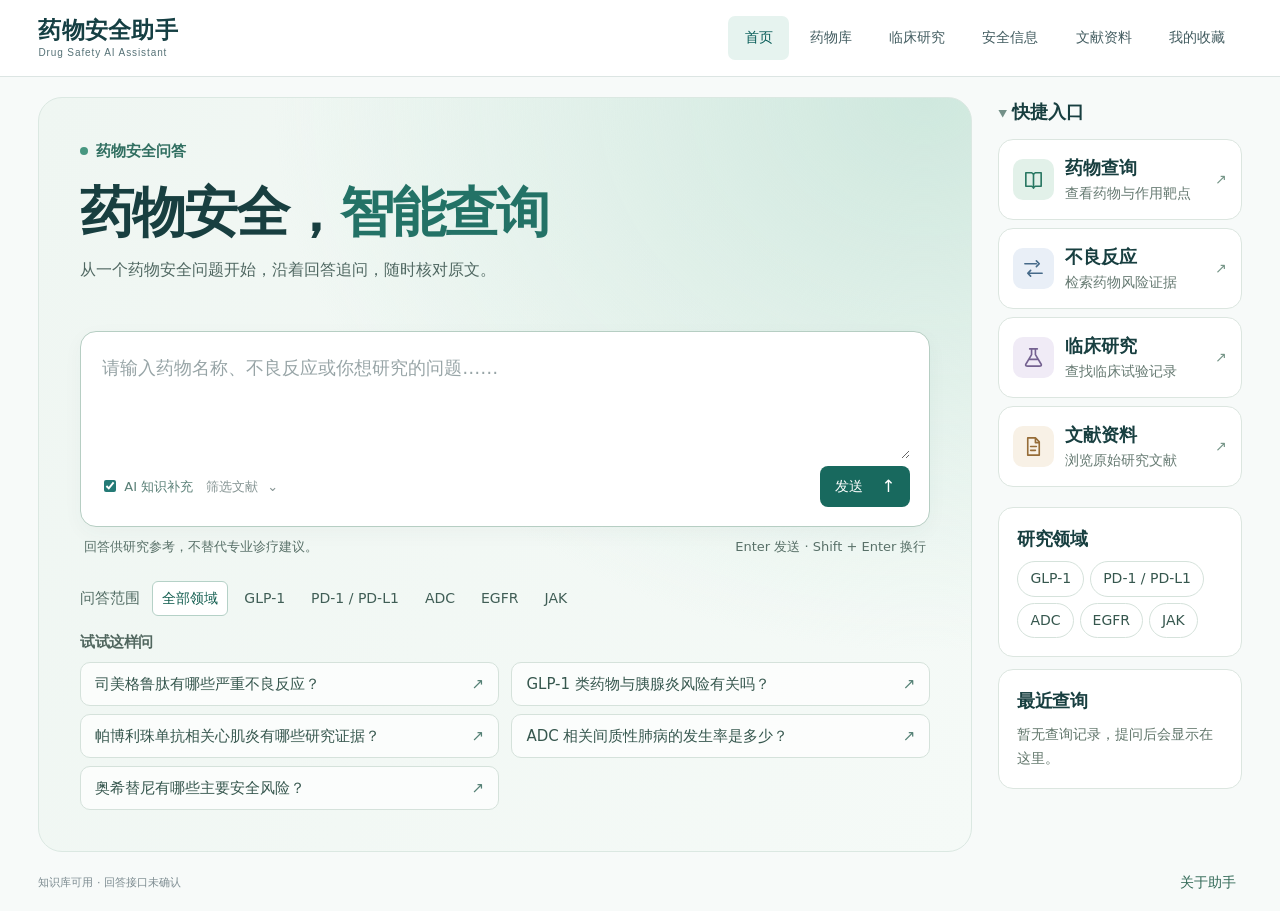
<file: index.html>
<!doctype html>
<html lang="zh-CN">
<head><meta charset="utf-8"><meta name="viewport" content="width=device-width, initial-scale=1"><meta name="theme-color" content="#123e43"><title>药物安全助手</title><link rel="icon" type="image/svg+xml" href="data:image/svg+xml,%3Csvg%20xmlns%3D%22http%3A%2F%2Fwww.w3.org%2F2000%2Fsvg%22%20viewBox%3D%220%200%2048%2048%22%20width%3D%2240%22%20height%3D%2240%22%20aria-hidden%3D%22true%22%3E%3Crect%20width%3D%2248%22%20height%3D%2248%22%20rx%3D%2211%22%20fill%3D%22%23e2f1e8%22%2F%3E%3Cg%20fill%3D%22none%22%20stroke%3D%22%2320584f%22%20stroke-width%3D%222.5%22%20stroke-linejoin%3D%22round%22%20stroke-linecap%3D%22round%22%3E%3Cg%20transform%3D%22rotate%2842%2024%2023%29%22%3E%3Crect%20x%3D%2217%22%20y%3D%228%22%20width%3D%2214%22%20height%3D%2229%22%20rx%3D%227%22%2F%3E%3Cpath%20d%3D%22M17%2023h14m-10-7v-2%22%2F%3E%3C%2Fg%3E%3Cpath%20d%3D%22M28%2038h9%22%2F%3E%3C%2Fg%3E%3C%2Fsvg%3E"><link rel="stylesheet" href="./static/style.css?v=home2"><link rel="stylesheet" href="./static/home-ia.css?v=aligned"><link rel="stylesheet" href="./static/navigation.css"></head>
<body class="home"><drug-navigation></drug-navigation>
<main id="main" class="home-main">
<section class="query-hero"><div class="thread-bar"><strong>药物安全问答</strong><button id="new-chat" type="button">＋ 新对话</button></div>
<header id="welcome"><div class="home-label"><span></span> 药物安全问答</div><h1>药物安全，<strong>智能查询</strong></h1><p>从一个药物安全问题开始，沿着回答追问，随时核对原文。</p></header>
<section id="conversation" aria-live="polite" aria-label="问答记录"></section>
  <div class="composer-dock">
    <form id="form">
      <label class="sr-only" for="question">输入药物安全性问题</label>
      <textarea id="question" maxlength="2000" rows="2" placeholder="请输入药物名称、不良反应或你想研究的问题……" required></textarea>
      <div class="composer-controls"><div class="composer-options"><label class="fallback-option"><input id="allow-model" type="checkbox" checked><span>AI 知识补充</span></label><button id="filter-toggle" type="button" class="filter-toggle" aria-expanded="false">筛选文献 <span>⌄</span></button><span id="scope" class="sr-only">全部领域</span></div><button id="submit" type="submit" aria-label="发送问题">发送 <span>↑</span></button></div>
      <div id="filters" hidden><label>发表年份 <input id="year-from" type="number" min="1900" max="2100" placeholder="起始年" aria-label="起始年份"> — <input id="year-to" type="number" min="1900" max="2100" placeholder="结束年" aria-label="结束年份"></label><span>仅筛选文献来源</span></div>
    </form>
    <div class="composer-note"><span id="message" role="status">回答供研究参考，不替代专业诊疗建议。</span><span class="keyboard-hint">Enter 发送 · Shift + Enter 换行</span></div>
  </div>
<div class="scope-row"><span>问答范围</span><div id="ask-areas" role="group" aria-label="问答检索范围"><button type="button" class="scope-chip" data-category="" aria-pressed="true">全部领域</button></div></div><div class="home-examples landing-only"><h2>试试这样问</h2><div class="examples"><button type="button" data-question="司美格鲁肽有哪些严重不良反应？">司美格鲁肽有哪些严重不良反应？</button><button type="button" data-question="GLP-1 类药物与胰腺炎风险有关吗？">GLP-1 类药物与胰腺炎风险有关吗？</button><button type="button" data-question="帕博利珠单抗相关心肌炎有哪些研究证据？">帕博利珠单抗相关心肌炎有哪些研究证据？</button><button type="button" data-question="ADC 相关间质性肺病的发生率是多少？">ADC 相关间质性肺病的发生率是多少？</button><button type="button" data-question="奥希替尼有哪些主要安全风险？">奥希替尼有哪些主要安全风险？</button></div></div>
</section>
<aside class="home-rail"><details class="home-links" open><summary>快捷入口</summary><div class="shortcut-grid"><a href="./workspace.html#explorer"><i><svg viewBox="0 0 24 24" aria-hidden="true"><path d="M4 5h6a3 3 0 0 1 2 2 3 3 0 0 1 2-2h6v14h-6a3 3 0 0 0-2 2 3 3 0 0 0-2-2H4z M12 7v14"/></svg></i><span><b>药物查询</b><small>查看药物与作用靶点</small></span><em>↗</em></a><a href="./workspace.html#safety-library"><i><svg viewBox="0 0 24 24" aria-hidden="true"><path d="M3 7h12m0-3 3 3-3 3 M6 17h15m-12-3-3 3 3 3"/></svg></i><span><b>不良反应</b><small>检索药物风险证据</small></span><em>↗</em></a><a href="./workspace.html#trials"><i><svg viewBox="0 0 24 24" aria-hidden="true"><path d="M8 3h8m-6 0v6L4 19q-1 2 2 2h12q3 0 2-2L14 9V3 M8 14h8"/></svg></i><span><b>临床研究</b><small>查找临床试验记录</small></span><em>↗</em></a><a href="./workspace.html#literature"><i><svg viewBox="0 0 24 24" aria-hidden="true"><path d="M6 3h8l4 4v14H6z M14 3v5h4 M9 12h6m-6 4h5"/></svg></i><span><b>文献资料</b><small>浏览原始研究文献</small></span><em>↗</em></a></div></details>
<div class="lower-grid"><section><h2>研究领域</h2><div id="home-areas"></div></section>
<section><h2>最近查询</h2><div id="home-recent"></div></section></div>
</aside><footer class="home-footer"><span id="status" role="status">连接知识库中</span><div><button id="settings">关于助手</button></div></footer></main>
<script type="module" src="./static/navigation.mjs"></script><script type="module" src="./static/home-ui.mjs?v=dialogue"></script>
<dialog id="dialog"><form method="dialog"><span class="eyebrow">ABOUT THIS ASSISTANT</span><h2>从文献出发，让问题更清楚。</h2><p>问答默认跨领域检索。你也可以在提问前限定研究领域。优先检索已有文献，再由 DeepSeek 组织回答；有出处的结论附引用，点开可查看原文和 PDF 页码。</p><p>知识库未覆盖的部分允许模型补充，并在对应段落标注“知识补充”。这些内容没有经过当前文献库核验，也不是实时联网信息。引用与逐字引文检查不等于医学结论已获验证。</p><p>等待区展示实际处理阶段，不展示模型内部推理。本版本在浏览器中按关键词和药物别名检索，不运行原版向量模型。同一次对话可以追问，开始新问答或刷新后会清除对话上下文。最近问题与主动收藏的回答保存在当前浏览器，请勿输入个人病历。</p><div id="connection-options" hidden><label for="api-url">后端地址</label><input id="api-url" type="url" placeholder="https://your-api.example.com"><button id="save" value="save">保存连接</button></div><button value="cancel" class="dialog-close">知道了</button></form></dialog>
<script src="./static/config.js?v=126d5b24" defer></script><script src="./static/static-client.mjs" type="module"></script><script src="./static/app.js?v=dialogue" defer></script>
</body></html>
</file>
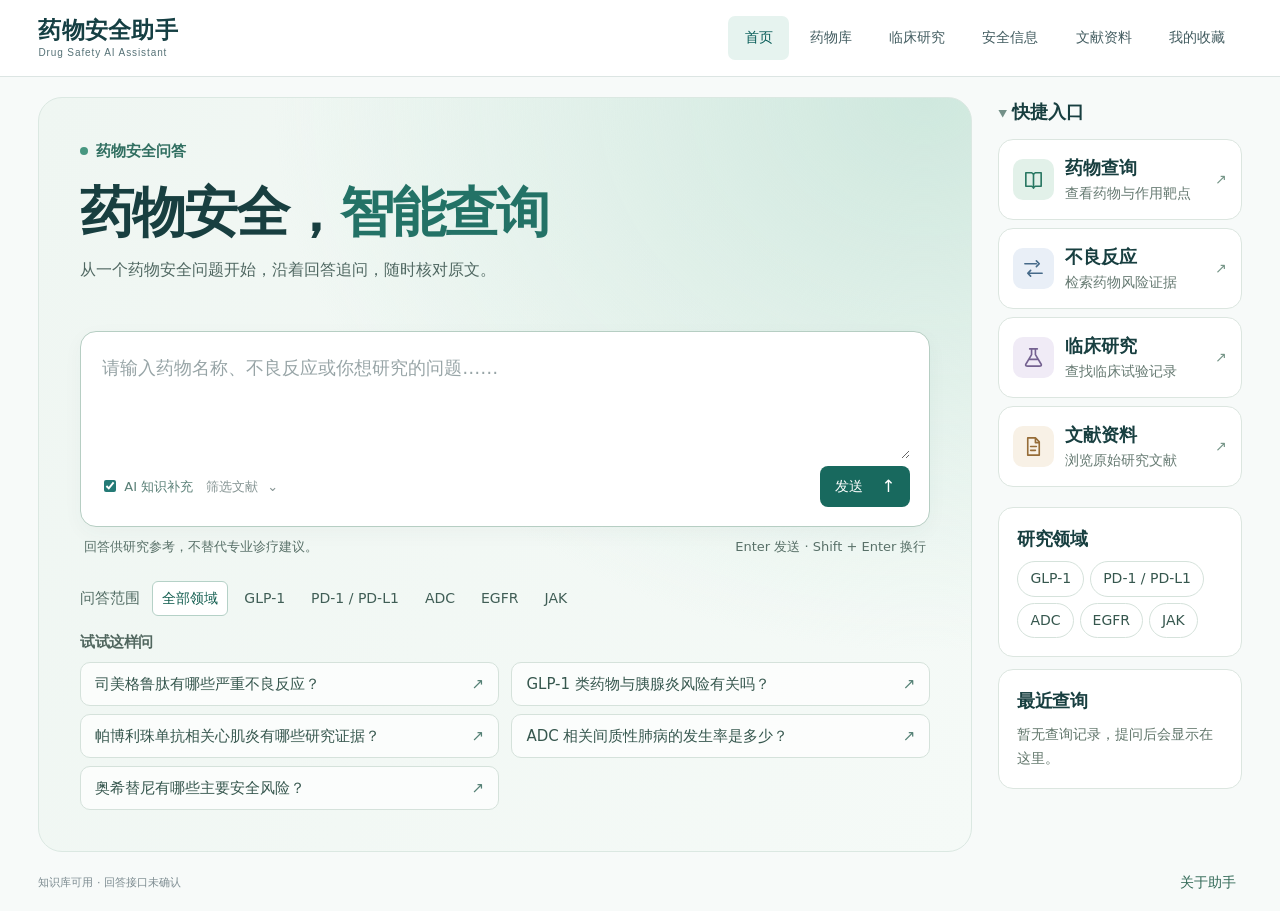
<file: safety.html>
<!doctype html>
<html lang="zh-CN">
<meta charset="utf-8">
<meta name="viewport" content="width=device-width, initial-scale=1">
<title>药物安全助手</title>
<script>location.replace(new URL('./'+location.search+location.hash,location.href));</script>
<a href="./">打开药物安全问答</a>
</html>
</file>
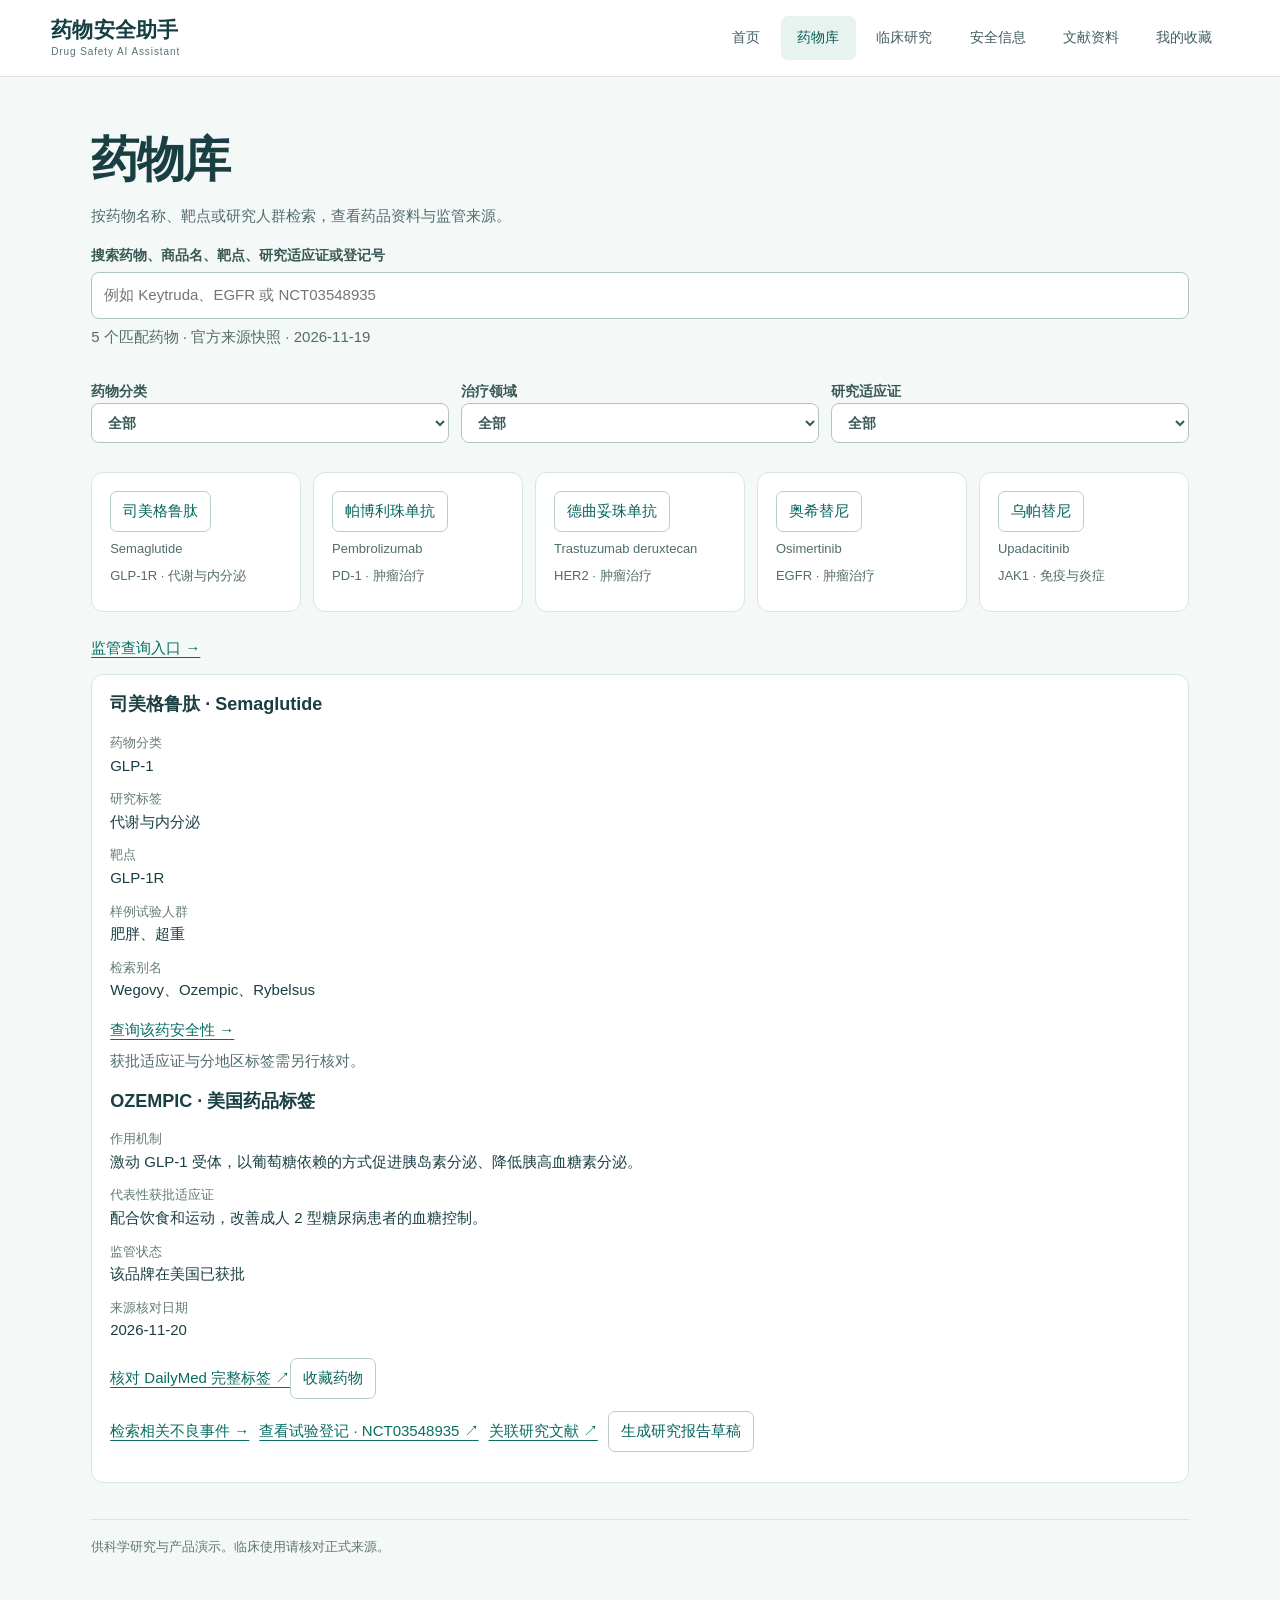
<file: workspace.html>
<!doctype html>
<html lang="zh-CN">
<head>
<script src="./static/config.js"></script>
<meta charset="utf-8">
<meta name="viewport" content="width=device-width, initial-scale=1">
<meta name="theme-color" content="#f5f8f7">
<title>药物库 · 药物安全助手</title>
<link rel="stylesheet" href="./research/workspace.css?v=routes3">
<script type="module" src="./research/workspace.js?v=routes4"></script>
<script type="module" src="./research/safety-library.js?v=routes4"></script>
<link rel="stylesheet" href="./static/navigation.css"><script type="module" src="./static/navigation.mjs"></script></head>
<body>
<drug-navigation></drug-navigation>
<main>
<section hidden id="safety-library" aria-labelledby="safety-title">
<h1 id="safety-title">安全信息</h1>
<p>覆盖 GLP-1、PD-1 / PD-L1、ADC、EGFR 和 JAK。可按领域浏览，也可用药物名、不良事件或 DOI 检索。</p>
<p>文献类型按标题中的研究设计标记。相互作用和特殊人群信息可按关键词检索原文，尚未形成完整的配伍、孕哺期或肝肾功能用药清单。</p>
<form id="evidence-form" class="evidence-form">
<div><label for="evidence-query">药物、风险事件或 DOI</label><input id="evidence-query" type="search" maxlength="200" placeholder="例如 司美格鲁肽 NAION"></div>
<div><label for="evidence-area">研究领域</label><select id="evidence-area"><option value="">全部领域</option><option>GLP-1</option><option>PD-1/PD-L1</option><option>ADC</option><option>EGFR</option><option>JAK</option></select></div>
<div><label for="evidence-type">证据类型</label><select id="evidence-type"><option value="">全部类型</option><option value="label">药品说明书</option><option value="review">综述</option><option value="case">病例报告</option><option value="signal">药物警戒研究</option><option value="trial">临床试验</option><option value="observational">观察性研究</option><option value="study">其他研究文献</option></select></div><button type="submit">检索证据</button>
</form>
<div id="evidence-examples" class="links">
<button type="button" data-evidence="司美格鲁肽 NAION">司美格鲁肽 · NAION</button>
<button type="button" data-evidence="帕博利珠单抗 心肌炎">帕博利珠单抗 · 心肌炎</button>
<button type="button" data-evidence="T-DXd ILD">T-DXd · 间质性肺病</button>
<button type="button" data-evidence="奥希替尼 ILD">奥希替尼 · 间质性肺病</button>
<button type="button" data-evidence="乌帕替尼 严重感染">乌帕替尼 · 严重感染</button>
</div>
<p id="evidence-status" role="status"></p>
<div id="evidence-results"></div>
</section>
<section hidden id="explorer"><h1>药物库</h1><p>按药物名称、靶点或研究人群检索，查看药品资料与监管来源。</p><div class="catalog-search">
<label for="search">搜索药物、商品名、靶点、研究适应证或登记号</label>
<input id="search" type="search" placeholder="例如 Keytruda、EGFR 或 NCT03548935">
<p id="status" role="status">正在读取数据…</p>
</div>
<div id="drug-filters" class="filters"></div><div id="drugs" class="cards"></div><a href="#industry">监管查询入口 →</a><div id="profile" tabindex="-1"></div></section>
<section hidden id="pipeline"><h2>研发管线</h2><p>状态与阶段来自所选试验登记。</p><div id="pipeline-data"></div></section>
<section hidden id="trials"><h1>临床研究</h1><p>检索试验登记，比较研究设计、主要终点与已公开结果。</p><label>检索临床试验<input type="search" id="trial-search" placeholder="药物、研究标题或 NCT 登记号"></label><div id="trial-filters" class="filters"></div><a href="#pipeline">查看所选研究的管线资料 →</a><div id="trial-list"></div><div id="trial-data"></div></section>
<section hidden id="literature"><h1>文献资料</h1><p>检索研究文献与开放全文，按研究类型筛选并收藏来源。</p><form id="online-form" class="record"><h2>在线文献检索</h2><div class="evidence-form"><label>检索词<input id="online-query" required maxlength="200" type="search" placeholder="例如 semaglutide retinopathy"></label><label>检索范围<select id="online-scope"><option value="med">PubMed 收录文献</option><option value="pmc">PMC 开放全文</option></select></label><button>在线检索</button></div><small>检索 NCBI 或 Europe PMC，每次显示前 8 项。</small><p id="online-status" role="status"></p><div id="online-results"></div></form><h2>本地资料</h2><label>检索文献<input type="search" id="paper-search" placeholder="文献标题、药物、PMID 或 DOI"></label><label>资料类型<select id="paper-type"><option value="">全部类型</option></select></label><div id="paper-list"></div></section>
<section hidden id="industry"><h2>产业情报</h2><p>首版提供监管查询入口。审批动态和授权合作数据待接入。</p><div class="links"><a href="https://www.accessdata.fda.gov/scripts/cder/daf/">Drugs@FDA ↗</a><a href="https://www.ema.europa.eu/en/medicines/download-medicine-data">EMA 药品数据 ↗</a><a href="https://www.nmpa.gov.cn/datasearch/home-index.html">NMPA 数据查询 ↗</a></div></section>
<section hidden id="saved"><h1>我的收藏</h1><div id="personal"></div><button id="export-all">导出全部研究记录</button><p>收藏与报告草稿保存在当前浏览器。</p><h3>收藏与最近研究</h3><div id="library"></div><div id="saved-evidence"></div><h3>研究报告草稿</h3><div id="reports"></div><label id="draft-label" for="draft">编辑当前草稿</label><textarea id="draft" rows="9"></textarea><div class="links"><button type="button" id="save-report">保存当前草稿</button><button type="button" id="download">导出 Markdown</button></div><p id="save-status" role="status"></p></section>
<footer>供科学研究与产品演示。临床使用请核对正式来源。</footer>
</main>
</body>
</html>
</file>
<file: static/style.css>
:root{--ink:#203b40;--muted:#7c8b90;--teal:#247a76;--dark:#123e43;--line:#e0e8e8;--paper:#f5f8f8;--blue:#687bac;--font:Inter,"PingFang SC","Microsoft YaHei",system-ui,sans-serif}
*{box-sizing:border-box}body{margin:0;background:var(--paper);color:var(--ink);font:14px/1.65 var(--font)}button,input,textarea{font:inherit}button,a,input,textarea{ -webkit-tap-highlight-color:transparent}button{cursor:pointer}button:disabled{cursor:wait;opacity:.55}a{color:var(--teal)}button:focus-visible,a:focus-visible,textarea:focus-visible,input:focus-visible,summary:focus-visible{outline:3px solid #86bcb7;outline-offset:4px}[hidden]{display:none!important}.sidebar{position:fixed;inset:0 auto 0 0;width:248px;padding:32px 22px 22px;background:var(--dark);color:#f1f7f6;display:flex;flex-direction:column;z-index:5}.brand{display:flex;align-items:center;gap:12px;text-decoration:none;color:inherit;font-size:24px;font-weight:650;letter-spacing:3px}.brand small{display:block;font:8px/2 var(--font);letter-spacing:1.5px;color:#9db9ba}.brand-mark{display:grid;place-items:center;width:43px;height:43px;border:1px solid #7b9d9d;border-radius:13px;font-size:22px;letter-spacing:0;background:#ffffff08}.new-chat{margin:34px 0 34px;display:flex;justify-content:space-between;align-items:center;padding:12px 14px;border:1px solid #648385;border-radius:9px;background:#ffffff08;color:#eaf5f3}.new-chat:hover{background:#ffffff14}.nav-label{font-size:11px;letter-spacing:1px;color:#8faeaf;margin:0 12px 13px}.category{display:flex;align-items:center;gap:12px;width:100%;text-align:left;border:0;background:transparent;color:#c5d6d6;padding:14px 12px;border-radius:10px;margin-bottom:5px}.category small{display:block;color:#90adae;font-size:10px;margin-top:3px}.category.selected{background:#2c565a;color:#fff}.category:hover{background:#ffffff0c}.category.selected:hover{background:#2c565a}.nav-icon{width:28px;height:30px;display:grid;place-items:center;border:1px solid #698a8c;border-radius:8px;font-size:12px;font-weight:500}.nav-dot{margin-left:auto;width:5px;height:5px;border-radius:50%;background:transparent}.selected .nav-dot{background:#a6d7c9}.sidebar-note{margin-top:auto;padding:28px 12px 35px}.sidebar-note p{font-size:19px;line-height:1.9;font-weight:300;letter-spacing:1px;margin:10px 0}.sidebar-note small{font-size:10px;color:#8faeaf}.tiny-orbit{font-size:28px;color:#a1c7bd}.about-button{display:flex;justify-content:space-between;border:0;border-top:1px solid #35595d;background:none;color:#b4cbcb;padding:18px 8px 0;font-size:12px}.app-shell{margin-left:248px;min-height:100dvh}.topbar{height:76px;border-bottom:1px solid var(--line);display:flex;align-items:center;justify-content:space-between;padding:0 38px;background:#f8fafa;gap:12px}.topbar>div{display:flex;align-items:center;gap:10px}.status-dot{height:6px;width:6px;border-radius:50%;background:#54a793;box-shadow:0 0 0 4px #54a79312}.beta{font-size:10px;padding:1px 7px;color:#778e8f;border:1px solid #d9e2e2;border-radius:4px}#status{font-size:11px;color:var(--muted)}main{max-width:970px;margin:auto;padding:38px 42px 235px}.welcome{position:relative;padding-top:6px}.eyebrow{font-size:9px;font-weight:600;letter-spacing:2.2px;color:#73908e;display:flex;align-items:center;gap:8px}.eyebrow>span{height:5px;width:5px;background:#69a39a;border-radius:50%}.hero-emblem{position:absolute;right:24px;top:53px;width:106px;height:106px;display:grid;place-items:center;color:#4f8e87}.hero-emblem>span{font-size:68px;line-height:1;font-weight:200}.hero-emblem i{position:absolute;width:100px;height:100px;border:1px solid #a8c7c080;border-radius:36% 64% 54% 46%;transform:rotate(25deg)}.hero-emblem i:last-child{transform:rotate(90deg);width:84px;height:84px}h1{font-size:clamp(29px,3vw,42px);font-weight:500;line-height:1.55;letter-spacing:-1px;margin:28px 0 14px}h1 span{color:var(--teal)}.hero-copy{font-size:13px;color:#768789;line-height:1.95}.capabilities{display:flex;gap:24px;font-size:11px;color:#6c8685;margin-top:24px}.examples-heading{display:flex;justify-content:space-between;margin:35px 0 12px;font-size:12px;color:#546c70}.examples-heading>span{font-size:10px;color:#94a2a4}.examples{display:grid;grid-template-columns:repeat(3,1fr);gap:12px}.examples button{position:relative;background:#fff;border:1px solid var(--line);border-radius:12px;text-align:left;padding:18px 17px 32px;color:var(--ink);transition:transform .2s,border-color .2s,box-shadow .2s}.examples button:hover{transform:translateY(-3px);border-color:#8ab5ad;box-shadow:0 8px 24px #234b4507}.topic{font-size:10px;font-weight:600;letter-spacing:.3px;color:#367e76;display:flex;gap:8px;align-items:center}.topic i{font-style:normal;font-weight:400;font-size:9px;color:#8f9a9e}.examples button:nth-child(2) .topic{color:#6b77a2}.examples button:nth-child(3) .topic{color:#a47b49}.examples strong{display:block;font-size:12px;line-height:1.85;font-weight:450;margin-top:13px}.example-arrow{position:absolute;right:16px;bottom:10px;color:#8ba29e}.composer-dock{position:fixed;bottom:0;left:248px;right:0;padding:20px max(36px,calc((100vw - 248px - 886px)/2)) 13px;background:linear-gradient(0deg,var(--paper) 82%,#f5f8f800);z-index:4}#form{background:#fff;border:1px solid #cedcda;border-radius:15px;padding:16px 18px 12px;box-shadow:0 5px 25px #224a4306}textarea{border:0;resize:vertical;width:100%;min-height:56px;max-height:150px;outline:none!important;background:transparent;color:var(--ink);font-size:13px;line-height:1.7}textarea::placeholder{color:#98a5a7}#form:focus-within{border-color:#70a298;box-shadow:0 0 0 3px #76a89d0c}.composer-controls,.composer-options{display:flex;align-items:center;gap:14px;justify-content:space-between}.composer-options{gap:13px;justify-content:flex-start;font-size:10px;color:#819392}.fallback-option{display:flex;align-items:center;gap:5px;color:#597f76;cursor:pointer}.fallback-option input{accent-color:var(--teal);width:12px;height:12px}.filter-toggle{border:0;background:none;color:#859493;font-size:10px;padding:0}.filter-toggle span{padding-left:5px}#scope{border-left:1px solid var(--line);padding-left:12px;color:#8c9b9d}#submit{border:0;border-radius:8px;background:var(--dark);color:#fff;padding:9px 15px;font-size:12px;display:flex;align-items:center;gap:18px}#submit:hover{background:#21615f}#submit span{font-size:17px;line-height:1}.composer-note{display:flex;justify-content:space-between;gap:14px;font-size:9px;color:#96a3a5;margin-top:9px;padding:0 4px}#message.error{color:#ac4848}.keyboard-hint{white-space:nowrap}#filters{border-top:1px solid var(--line);margin-top:12px;padding-top:12px;font-size:10px;color:var(--muted);display:flex;gap:12px;align-items:center}#filters input{width:78px;padding:4px;border:1px solid var(--line);border-radius:4px;font-size:11px}#conversation:empty{display:none}.turn{margin:12px 0 45px;animation:appear .25s ease}.question-row{display:flex;justify-content:flex-end;margin-bottom:25px}.user-question{max-width:90%;background:#e7eeec;padding:13px 19px;border-radius:15px 15px 3px 15px;font-size:14px;white-space:pre-wrap;overflow-wrap:anywhere;margin:0}.assistant-heading{display:flex;align-items:center;gap:10px;margin-bottom:14px;font-size:13px;font-weight:600}.assistant-avatar{width:27px;height:27px;background:var(--dark);border-radius:8px;color:white;display:grid;place-items:center;font-size:16px}.assistant-heading small{margin-left:auto;font-size:10px;color:#99a6a7;font-weight:400}.answer-content{padding-left:37px;font-size:14px;line-height:1.95;overflow-wrap:anywhere}.claim{margin:0 0 18px}.cite{display:inline-flex;vertical-align:super;font-size:9px;line-height:1.6;margin-left:5px;padding:0 5px;color:#24766e;background:#e3efeb;border:1px solid #cde1da;border-radius:4px}.knowledge-inline{margin:0 0 18px}.knowledge-tag{display:inline-block;font-size:9px;line-height:1.7;color:#6f7fa3;background:#eaf0f8;border-radius:4px;padding:1px 6px;margin-right:7px;vertical-align:middle;cursor:help}.answer-caveat{font-size:11px;line-height:1.8;color:#889797;border-top:1px solid var(--line);padding-top:12px}.sources{margin-top:23px;border:1px solid #dae5e2;border-radius:10px;background:#fafdfe;overflow:hidden}.sources>summary{cursor:pointer;padding:13px 16px;font-size:12px;color:#50756e;list-style:none;display:flex;justify-content:space-between}.sources>summary:after{content:"展开 ↗";font-size:10px;color:#7f9690}.sources[open]>summary:after{content:"收起 ⌃"}.source-list{padding:0 16px 8px}.source-card{padding:16px 0;border-top:1px solid var(--line);scroll-margin-top:25px}.source-title{font-size:12px;line-height:1.7;font-weight:500;color:#38585c}.badge{font-size:10px;font-weight:600;color:#528b7f;margin-right:7px}.source-meta{font-size:10px;color:#97a3a5;margin-top:5px;overflow-wrap:anywhere}.quote{font-size:11px;color:#708487;line-height:1.9;border-left:2px solid #cbdfd8;padding-left:12px;margin:12px 0;max-height:200px;overflow:auto;white-space:pre-wrap}.pdf-link{font-size:11px;text-decoration:none}.source-notice{font-size:11px;color:#8c9697;padding-bottom:10px}.progress-panel{margin-left:37px;border:1px solid #dce7e3;border-radius:12px;padding:18px 20px;background:#fcfefe}.progress-title{display:flex;align-items:center;gap:10px;font-size:13px;color:#4d7970}.pulse{width:12px;height:12px;border:2px solid #c5ddd4;border-top-color:#408a77;border-radius:50%;animation:spin 1s linear infinite}.elapsed{margin-left:auto;font-size:10px;color:#91a49e}.progress-steps{display:flex;gap:20px;margin-top:17px;font-size:11px;color:#adb9b6}.progress-steps span{display:flex;align-items:center;gap:6px}.step-dot{width:5px;height:5px;background:#d4dfdb;border-radius:50%}.progress-steps .active{color:#397d6e}.active .step-dot{background:#4c947e}.progress-steps .done{color:#71988d}.done .step-dot{background:#99b8ad}.progress-detail{font-size:11px;color:#819891;margin:14px 0 0}.skeleton{height:7px;background:#edf3f0;border-radius:5px;margin-top:18px;position:relative;overflow:hidden;width:95%}.skeleton.short{width:65%;margin-top:10px}.skeleton:after{content:"";position:absolute;inset:0;transform:translateX(-100%);background:linear-gradient(90deg,transparent,#dcebe5,transparent);animation:shimmer 2s infinite}.turn-error{padding-left:37px;color:#a45a52;font-size:13px}.retry-button{margin-left:10px;border:1px solid #d8bdb6;border-radius:5px;color:#945a51;background:transparent;padding:3px 9px}.sr-only{position:absolute;width:1px;height:1px;padding:0;margin:-1px;overflow:hidden;clip:rect(0,0,0,0);white-space:nowrap;border:0}dialog{max-width:520px;width:calc(100% - 32px);border:1px solid var(--line);border-radius:16px;padding:30px;color:var(--ink);box-shadow:0 24px 90px #0b32332a}dialog::backdrop{background:#163c3e55;backdrop-filter:blur(3px)}dialog h2{font-size:20px;font-weight:500;margin:20px 0}dialog p{font-size:12px;color:#7d8d91}dialog input{width:100%;padding:8px;border:1px solid var(--line)}.dialog-close{background:var(--dark);color:white;border:0;border-radius:7px;padding:8px 19px;margin-top:12px}
@keyframes spin{to{transform:rotate(360deg)}}@keyframes shimmer{to{transform:translateX(100%)}}@keyframes appear{from{opacity:0;transform:translateY(7px)}to{opacity:1;transform:translateY(0)}}
@media(min-width:1500px){main{padding-top:65px}.examples-heading{margin-top:48px}.hero-copy{font-size:14px}}
@media(max-width:1100px){.sidebar{width:208px;padding:26px 16px 20px}.app-shell{margin-left:208px}.composer-dock{left:208px;padding-left:30px;padding-right:30px}main{padding-left:30px;padding-right:30px}.hero-emblem{right:0;width:70px;height:70px;opacity:.6;top:60px}.hero-emblem i{width:72px;height:72px}.hero-emblem i:last-child{width:60px;height:60px}.hero-emblem>span{font-size:48px}.examples button{padding:15px 12px 28px}.topic i{display:none}}
@media(max-width:760px){.sidebar{position:relative;width:100%;height:auto;padding:15px 20px 10px;background:var(--paper);color:var(--dark);border-bottom:1px solid var(--line)}.brand{font-size:20px;letter-spacing:2px}.brand-mark{height:32px;width:32px;font-size:18px;border-color:#9fbab4}.brand small{font-size:7px;color:#8b9f9a}.new-chat{position:absolute;right:20px;top:16px;margin:0;padding:7px 11px;color:var(--dark);border-color:#c9dad5;font-size:11px;gap:12px}.nav-label,.sidebar-note,.about-button{display:none}nav{display:flex;gap:6px;margin-top:18px;overflow-x:auto}.category{width:auto;flex:1;justify-content:center;white-space:nowrap;margin:0;padding:7px 9px;font-size:10px;border:1px solid #dce7e3;color:#6f8982;border-radius:6px;gap:4px}.category.selected,.category.selected:hover{background:var(--dark);color:white}.category small,.nav-icon,.nav-dot{display:none}.app-shell{margin:0}.topbar{height:46px;padding:0 20px;font-size:11px;border:0}.topbar .beta{display:none}#status{font-size:9px}.composer-dock{left:0;padding:16px 16px 12px}main{padding:26px 24px 220px}.hero-emblem{display:none}h1{font-size:29px;margin-top:24px;letter-spacing:-1px}.hero-copy{font-size:12px}.eyebrow{font-size:8px;letter-spacing:1.4px}.capabilities{gap:15px;font-size:9px;margin-top:20px}.examples-heading{margin-top:30px;font-size:11px}.examples-heading>span{font-size:9px}.examples{grid-template-columns:1fr;gap:8px}.examples button{padding:12px 14px;display:flex;align-items:center;gap:17px;border-radius:8px}.examples strong{font-size:11px;margin:0;line-height:1.7}.examples strong br{display:none}.topic{min-width:40px;font-size:10px}.example-arrow{position:static;margin-left:auto}.composer-options{gap:9px}#scope{display:none}.composer-controls{gap:8px}#submit{gap:10px;padding:8px 12px}#form{padding:13px 13px 10px}textarea{font-size:12px}.keyboard-hint{display:none}.composer-note{font-size:8px;justify-content:center}.answer-content{padding-left:0;font-size:13px}.progress-panel{margin-left:0;padding:15px}.progress-steps{gap:14px;font-size:10px}.assistant-heading{font-size:12px}.user-question{font-size:13px}.source-list{padding-left:13px;padding-right:13px}.turn-error{padding-left:0}}
@media(prefers-reduced-motion:reduce){*,*:before,*:after{animation:none!important;transition:none!important;scroll-behavior:auto!important}}
@media(min-width:761px) and (max-height:800px){main{padding-top:20px}.welcome{padding-top:0}h1{font-size:35px;line-height:1.4;margin:20px 0 10px}.hero-copy{margin:10px 0}.capabilities{margin-top:16px}.examples-heading{margin-top:22px}.examples button{padding-top:14px;padding-bottom:25px}.examples strong{margin-top:9px}.sidebar-note{display:none}.about-button{margin-top:auto}}

.research-links { display:flex; flex-wrap:wrap; gap:6px 8px; margin:14px 0; }
.research-links a { color:inherit; border:1px solid #ffffff40; border-radius:6px; padding:4px 7px; font-size:12px; white-space:nowrap; }
@media (max-width:760px) { .research-links a { border-color:#bcd1cb; } }
</file>
<file: static/home-ia.css>
body.home{background:#f7faf9;color:#183f40}
.home-main{max-width:1240px;margin:auto;padding:32px clamp(16px,4vw,54px) 28px}
.query-hero{border:1px solid #dbe8e2;border-radius:24px;background:radial-gradient(ellipse at 95% 0%,#cfe8de 0,transparent 52%),linear-gradient(115deg,#eff6f2,#f5faf7);padding:clamp(22px,4vw,48px);position:relative}
.home-label{color:#316f61;display:flex;gap:8px;align-items:center;font-size:13px;font-weight:600}
.home-label span{width:8px;height:8px;background:#479780;border-radius:50%}
.home-main h1{font-size:clamp(32px,4.2vw,58px);font-weight:650;line-height:1.22;letter-spacing:-2px;margin:16px 0 12px}
.home-main h1 strong{color:#237266;font-weight:inherit}
#welcome p{margin:0 0 25px;color:#506862;font-size:15px}
.home .composer-dock{position:static;padding:0;background:none}
.home #form{padding:19px;border-radius:16px;box-shadow:0 6px 20px #29524b0a;border-color:#b6cec3}
.home #question{min-height:74px;font-size:16px}
.home #submit{background:#18695e;font-size:14px}
.home .composer-note{font-size:11px;color:#587068}
.home-main h2{font-size:20px;line-height:1.4;margin:0 0 15px;letter-spacing:-.5px}
.home-examples{margin-top:24px}
.home-examples h2{font-size:13px;margin:0 0 9px;color:#51675f}
.home .examples{display:flex;flex-wrap:wrap;gap:7px}
.home .examples button,#home-areas a{font-size:12px;line-height:1.55;border-radius:20px;border:1px solid #d5e2db;padding:6px 12px;background:#ffffffb8;color:#36574e;text-decoration:none}
.home .examples button:hover,#home-areas a:hover{border-color:#75a999;background:#fff;transform:none}
.home-links,.lower-grid{margin-top:28px}
.shortcut-grid{display:grid;grid-template-columns:repeat(4,minmax(0,1fr));gap:12px}
.shortcut-grid a,.lower-grid section{background:white;border:1px solid #dce6e0;border-radius:15px}
.shortcut-grid a{padding:18px 14px;display:flex;gap:11px;text-decoration:none;color:inherit;align-items:center}
.shortcut-grid a:hover{border-color:#8eb3a4}
.shortcut-grid i{background:#e2f1e9;color:#287762;border-radius:10px;padding:9px;display:grid}
.shortcut-grid a:nth-child(2) i{color:#466a89;background:#e9eff7}
.shortcut-grid a:nth-child(3) i{color:#746190;background:#f0ebf6}
.shortcut-grid a:nth-child(4) i{color:#966c37;background:#f8f1e6}
.shortcut-grid svg{width:23px;height:23px;fill:none;stroke:currentColor;stroke-width:1.7;stroke-linecap:round;stroke-linejoin:round}
.shortcut-grid b{font-size:16px}.shortcut-grid small{display:block;color:#667a72;font-size:12px}.shortcut-grid em{font-style:normal;margin-left:auto;color:#749486}
.lower-grid{display:grid;grid-template-columns:1.1fr 1fr;gap:14px}
.lower-grid section{padding:22px}
#home-areas{display:flex;flex-wrap:wrap;gap:6px}
#home-recent{font-size:13px;color:#61766b}
#home-recent button,.home-footer button{border:0;background:transparent;color:#326957}
#home-recent button{display:block;text-align:left;padding:3px}
.home-footer{display:flex;justify-content:space-between;align-items:center;font-size:12px;color:#61766b;padding-top:20px}
.home-main:has(#welcome[hidden]) .landing-only{display:none}
.home-main:has(#welcome[hidden]) .query-hero{background:transparent;border:none;padding:0}
@media(max-width:950px){.shortcut-grid{grid-template-columns:repeat(2,minmax(0,1fr))}}
@media(max-width:600px){.home-main{padding:14px 12px 24px}.query-hero{border-radius:16px;padding:20px 15px}.home .composer-controls{flex-wrap:wrap;gap:8px}.home .composer-options{flex-wrap:wrap}.home #submit{margin-left:auto}.home #form{padding:12px}.home .composer-note{justify-content:start}.home .examples button{font-size:12px;padding:5px 9px}.shortcut-grid{gap:8px}.shortcut-grid a{padding:13px 10px;gap:7px}.shortcut-grid i{padding:6px}.shortcut-grid em{display:none}.shortcut-grid small{font-size:10px}.lower-grid{grid-template-columns:1fr}.lower-grid section{padding:16px}.home-footer{flex-wrap:wrap}}

.scope-row,#ask-areas{display:flex;align-items:center;gap:6px;flex-wrap:wrap}
.scope-row{margin:14px 0 0;color:#536d65;font-size:12px;gap:12px}
.scope-chip{border:1px solid transparent;color:#405e56;background:transparent;padding:5px 9px;border-radius:6px;font-size:12px}
.scope-chip:hover,.scope-chip[aria-pressed=true]{background:#fff;border-color:#b5d1c7;color:#135e50}
.answer-actions{display:flex;gap:8px;margin-top:12px}.answer-actions button{border:1px solid #c5d8ce;background:white;border-radius:8px;padding:6px 13px;color:#225e51}

/* Conversation surface and companion navigation */
.home-main {
  display:grid; grid-template-columns:minmax(0,1fr) clamp(225px,19vw,298px);
  gap:18px 26px; max-width:1640px; padding:20px clamp(16px,3vw,48px) 16px;
  align-items:start;
}
.query-hero {min-width:0;padding:clamp(24px,3.2vw,56px);min-height:min(680px,75dvh);display:flex;flex-direction:column;justify-content:center}
.home .query-hero #welcome {margin-bottom:12px}
.home .query-hero #question {min-height:95px;font-size:17px}
.home-rail {min-width:0}
.home-rail .home-links,.home-rail .lower-grid {margin:0}
.home-links summary {font-weight:700;font-size:17px;cursor:pointer;margin:0 0 12px}
.home-links summary::marker {color:#739088;font-size:.72em}
.home-rail .shortcut-grid,.home-rail .lower-grid {display:grid;grid-template-columns:1fr;gap:8px}
.home-rail .shortcut-grid a {padding:13px 14px}
.home-rail .lower-grid {margin-top:20px;gap:12px}
.home-rail .lower-grid section {padding:15px}
.home-rail h2 {font-size:15px;margin-bottom:10px}
.home-rail #home-recent button {overflow-wrap:anywhere;max-width:100%}
.home-footer {grid-column:1/-1;padding:0}
.thread-bar {display:none}
.query-hero:has(#welcome[hidden]) {
  display:grid;grid-template-rows:auto minmax(0,1fr) auto auto;
  justify-content:stretch; height:calc(100dvh - var(--header-height,76px) - 48px);
  min-height:400px; background:white!important;border:1px solid #dce7e3!important;
  border-radius:18px;overflow:hidden;
}
.query-hero:has(#welcome[hidden]) .thread-bar {
  display:flex;align-items:center;justify-content:space-between;padding:11px 22px;
  border-bottom:1px solid #e5eeea;font-size:15px;
}
.thread-bar button {border:1px solid #c9dbd3;background:white;color:#276756;border-radius:8px;padding:6px 12px}
.home #conversation {overflow:auto;min-height:0;scroll-padding:16px;padding:8px clamp(16px,3.5vw,64px)}
.home .turn {margin:18px auto 40px;max-width:94ch}
.home .question-row {margin-bottom:23px}
.home .user-question {font-size:16px;background:#e6f2ec;max-width:86%}
.home .answer-content {font-size:17px;line-height:1.85;padding-left:0}
.home .assistant-heading {font-size:15px}
.query-hero:has(#welcome[hidden]) .composer-dock {padding:10px clamp(12px,2.5vw,40px) 6px;grid-row:4}
.query-hero:has(#welcome[hidden]) .scope-row {margin:0;padding:5px clamp(12px,2.5vw,40px) 0;border-top:1px solid #e3eae7;grid-row:3}
.query-hero:has(#welcome[hidden]) #question {min-height:48px;max-height:15dvh}
@media(max-width:820px){
  .home-main {display:block;padding:12px}
  .query-hero {min-height:auto;padding:24px 16px}
  .home-rail {margin:16px 2px}
  .home-rail .lower-grid {grid-template-columns:repeat(auto-fit,minmax(min(100%,210px),1fr))}
  .home-links summary {margin:0 0 8px}
  .home-rail .shortcut-grid {grid-template-columns:repeat(2,minmax(0,1fr))}
  .query-hero:has(#welcome[hidden]) {height:calc(100dvh - var(--header-height,112px) - 20px);min-height:320px}
  .home #conversation {padding:4px 14px}
  .home .answer-content {font-size:16px}
  .query-hero:has(#welcome[hidden]) .scope-row {flex-wrap:nowrap;gap:4px;font-size:11px}
  .query-hero:has(#welcome[hidden]) .scope-row>span {display:none}
  .query-hero:has(#welcome[hidden]) #ask-areas {gap:2px}
  .query-hero:has(#welcome[hidden]) .scope-chip {padding:3px 6px;font-size:11px}
}

/* Keep the wordmark and the workspace on the same page grid. */
.home {--workspace-width:1640px;--workspace-gutter:clamp(16px,3vw,48px)}
.home .home-main,.home drug-navigation .ds-bar {
  max-width:var(--workspace-width);padding-inline:var(--workspace-gutter)
}
.home .ds-brand strong {font-size:23px}
.home .home-label,.home .home-examples h2,.home .scope-row {font-size:15px}
.home .fallback-option,.home .filter-toggle,.home .composer-note {font-size:13px}
.home .scope-chip,.home #home-areas a,.home #home-recent,.home .home-footer {font-size:14px}
.home .shortcut-grid b {font-size:18px}
.home .shortcut-grid small {font-size:14px}
.home .home-links summary,.home .home-rail h2 {font-size:18px}
@media(min-width:821px) {
  .home #welcome p {font-size:clamp(16px,1.15vw,19px)}
  .home .query-hero:has(#welcome:not([hidden])) {
    min-height:calc(100dvh - var(--header-height,76px) - 76px);
    justify-content:space-evenly;gap:10px
  }
  .home .home-examples {margin-top:6px}
  .home .examples {display:grid;grid-template-columns:repeat(2,minmax(0,1fr));gap:8px 12px}
  .home .examples button {
    display:flex;align-items:center;justify-content:space-between;gap:8px;
    min-height:44px;padding:9px 14px;font-size:15px;text-align:left;
    border-radius:10px;line-height:1.5
  }
  .home .examples button::after {content:'↗';color:#548075;flex:none}
  .home .home-rail .shortcut-grid a {min-height:81px}
  .home .home-rail .lower-grid section {padding:18px}
  .home .query-hero:has(#welcome:not([hidden])) #question {min-height:clamp(86px,12dvh,145px);font-size:18px}
}
@media(min-width:1250px) and (min-height:960px) {
  .home .examples button {font-size:17px;min-height:54px}
  .home .home-links summary {font-size:21px}
  .home .home-rail .shortcut-grid a {min-height:94px}
}
@media(max-width:820px) {
  .home {--workspace-gutter:12px}
  .home .examples button {font-size:14px}
  .home .scope-chip {font-size:13px}
}
</file>
<file: static/navigation.css>
drug-navigation {display:block;background:#fff;border-bottom:1px solid #dce5e3;color:#123e43;font-family:Inter,-apple-system,BlinkMacSystemFont,"PingFang SC",sans-serif}
drug-navigation .ds-bar {box-sizing:border-box;max-width:1320px;min-height:76px;margin:auto;padding:12px clamp(18px,4vw,64px);display:flex;align-items:center;justify-content:space-between;gap:22px}
drug-navigation a {text-decoration:none;color:inherit}
drug-navigation .ds-brand {flex:none;display:grid;gap:2px;text-decoration:none;color:#153f43}
drug-navigation strong {font-size:21px;font-weight:750;line-height:1.25;letter-spacing:.01em}
drug-navigation small {font-size:10px;letter-spacing:.09em;line-height:1.4;color:#567277}
drug-navigation nav {display:flex;align-items:center;gap:4px;margin:0;position:static;background:transparent;width:auto}
drug-navigation nav a {box-sizing:border-box;display:block;padding:10px clamp(8px,1.3vw,19px);text-decoration:none;color:#425c60;border-radius:7px;font-size:14px;font-weight:550;white-space:nowrap}
drug-navigation nav a:hover,drug-navigation nav a[aria-current] {color:#075c58;background:#e6f3ef}
drug-navigation a:focus-visible {outline:2px solid #087675;outline-offset:2px}
@media(max-width:760px){
drug-navigation .ds-bar {display:block;padding:12px 16px 8px}
drug-navigation .ds-brand {width:max-content;margin-bottom:9px}
drug-navigation nav {display:flex;justify-content:space-between;gap:1px;flex-wrap:wrap}
drug-navigation nav a {font-size:13px;padding:9px 4px}
}
</file>
<file: research/workspace.css>
:root{font:15px/1.65 -apple-system,BlinkMacSystemFont,"PingFang SC",sans-serif;color:#193f43;background:#f4f8f7;--line:#d9e5e1;--accent:#086d63}*{box-sizing:border-box}body{margin:0}main{max-width:1200px;padding:clamp(26px,4vw,56px) clamp(16px,4vw,54px);margin:auto}h1,h2,h3{line-height:1.32;margin:0 0 12px}h1{font-size:clamp(32px,4vw,48px);letter-spacing:-.045em}h3{font-size:18px}p{color:#526c6c;margin:6px 0 16px}label{display:block;color:#385955;font-size:14px;font-weight:600;margin:14px 0 5px}input,select,textarea{background:white;border:1px solid #afc7c0;border-radius:8px;font:inherit;color:inherit;width:100%;padding:10px 12px}button{font:inherit;color:#08665d;cursor:pointer;background:#fff;border:1px solid #b8cec7;border-radius:7px;padding:7px 12px}button:hover,button[aria-pressed=true]{background:#def0e9}button:disabled{opacity:.65;cursor:default}a{color:var(--accent);text-underline-offset:4px}main a:focus-visible,main :is(button,input,textarea,select):focus-visible{outline:3px solid #269e91;outline-offset:2px}.cards,.filters,.evidence-form{display:grid;gap:12px;grid-template-columns:repeat(auto-fit,minmax(min(175px,100%),1fr));align-items:end}.cards,.filters{margin:16px 0 24px}.card,.record,#profile,#trial-data,#pipeline-data,details{background:white;border:1px solid var(--line);border-radius:12px;padding:18px;overflow-wrap:anywhere}.card p{font-size:13px;margin:6px 0}.record,#profile,details,#trial-data{margin:14px 0}.links,.record-actions{display:flex;flex-wrap:wrap;gap:10px;align-items:center;margin:12px 0}.source-excerpt{white-space:pre-wrap;max-height:260px;overflow:auto}.evidence-form button,#save-report{background:#096d61;color:white}.evidence-form{margin:24px 0}dt{font-size:13px;color:#637b76}dd{margin:0 0 10px}summary{cursor:pointer;font-weight:600}footer{margin-top:36px;border-top:1px solid var(--line);padding-top:16px;color:#61766f;font-size:13px}section[hidden],div[hidden]{display:none}#papers{display:none}
</file>
